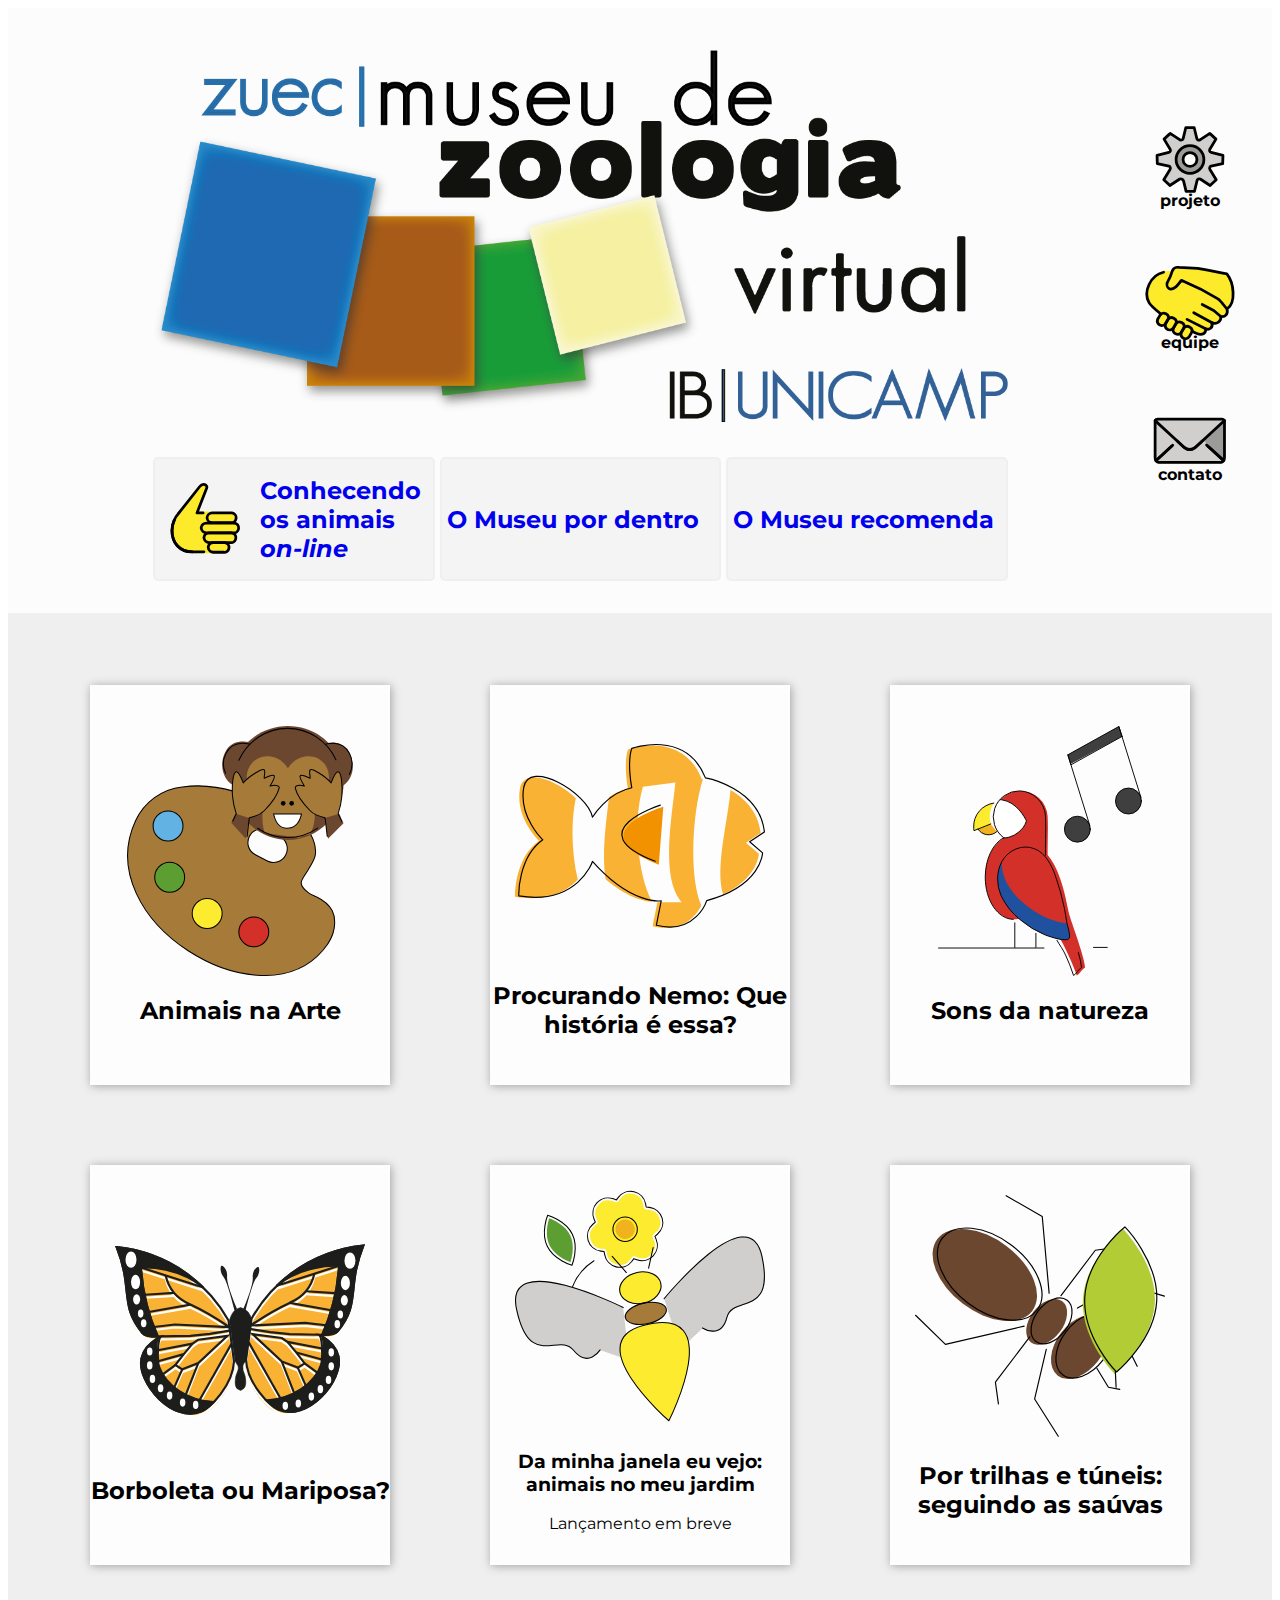
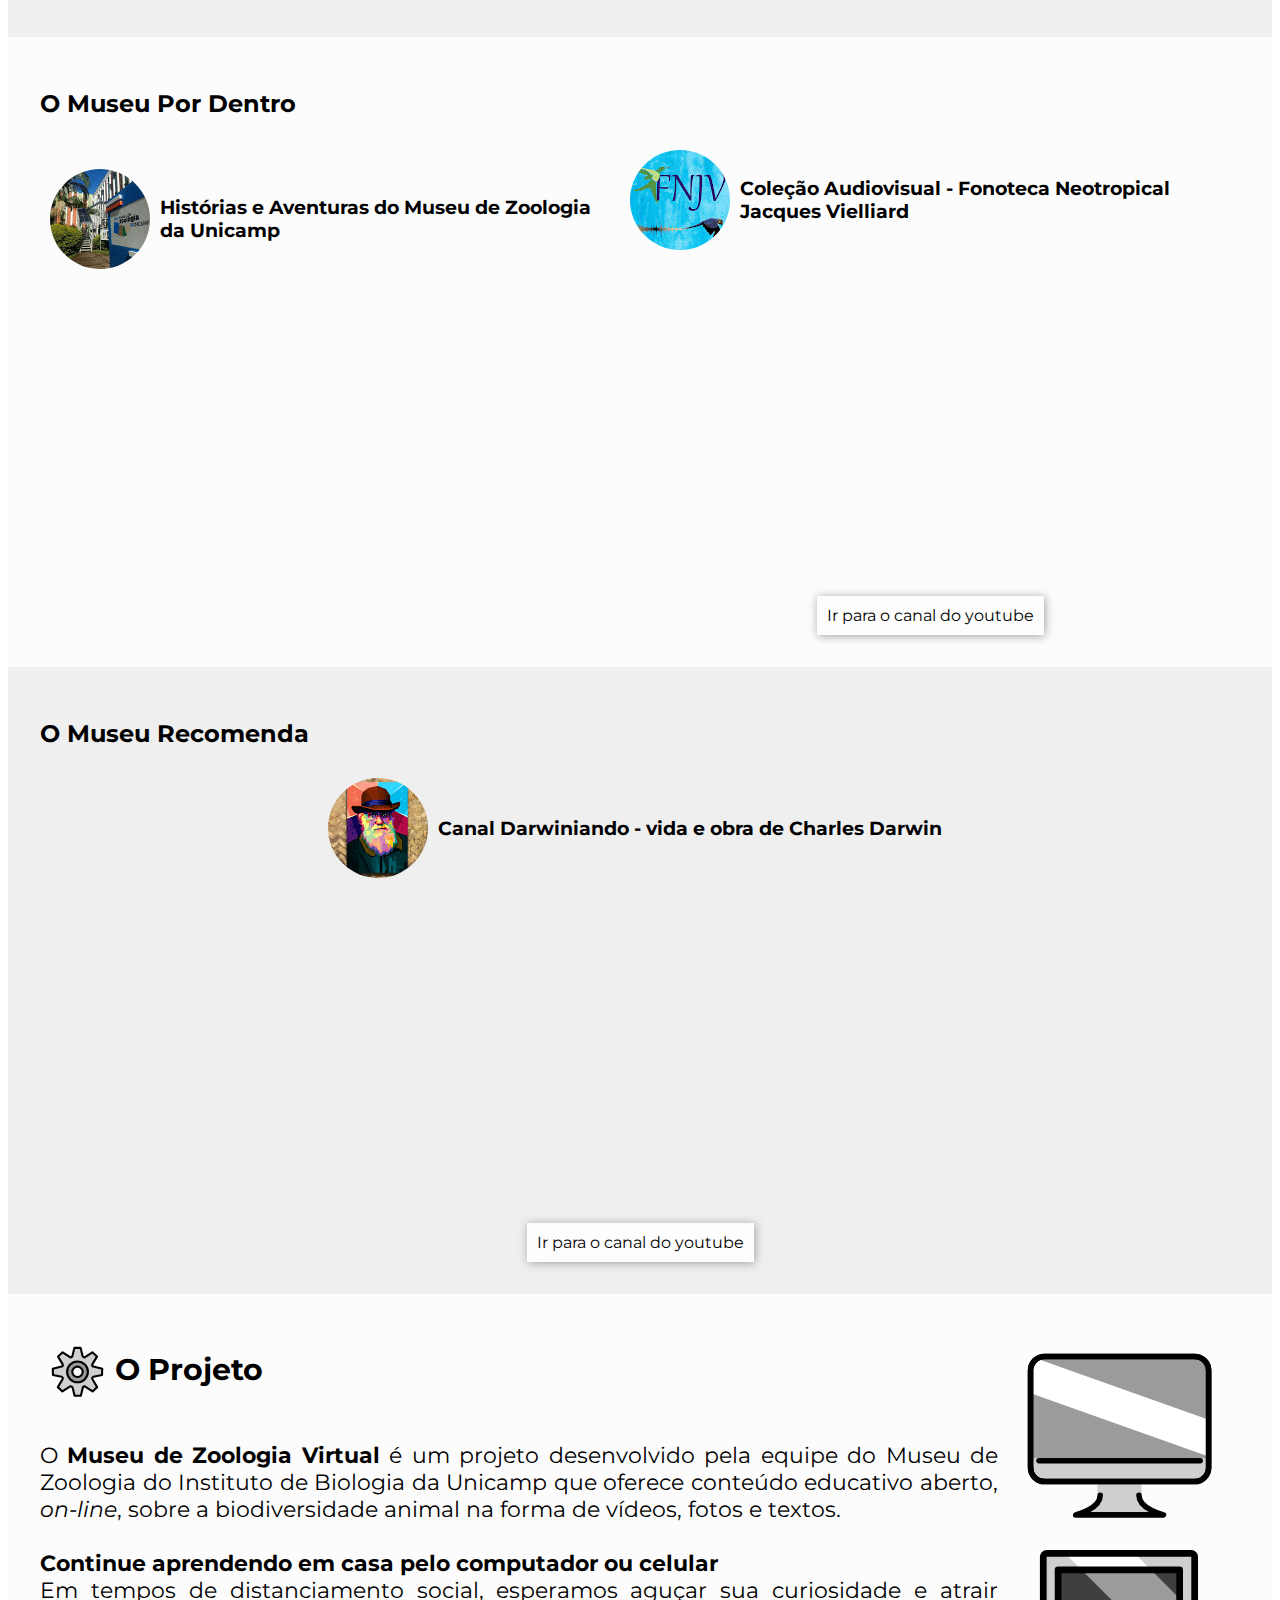
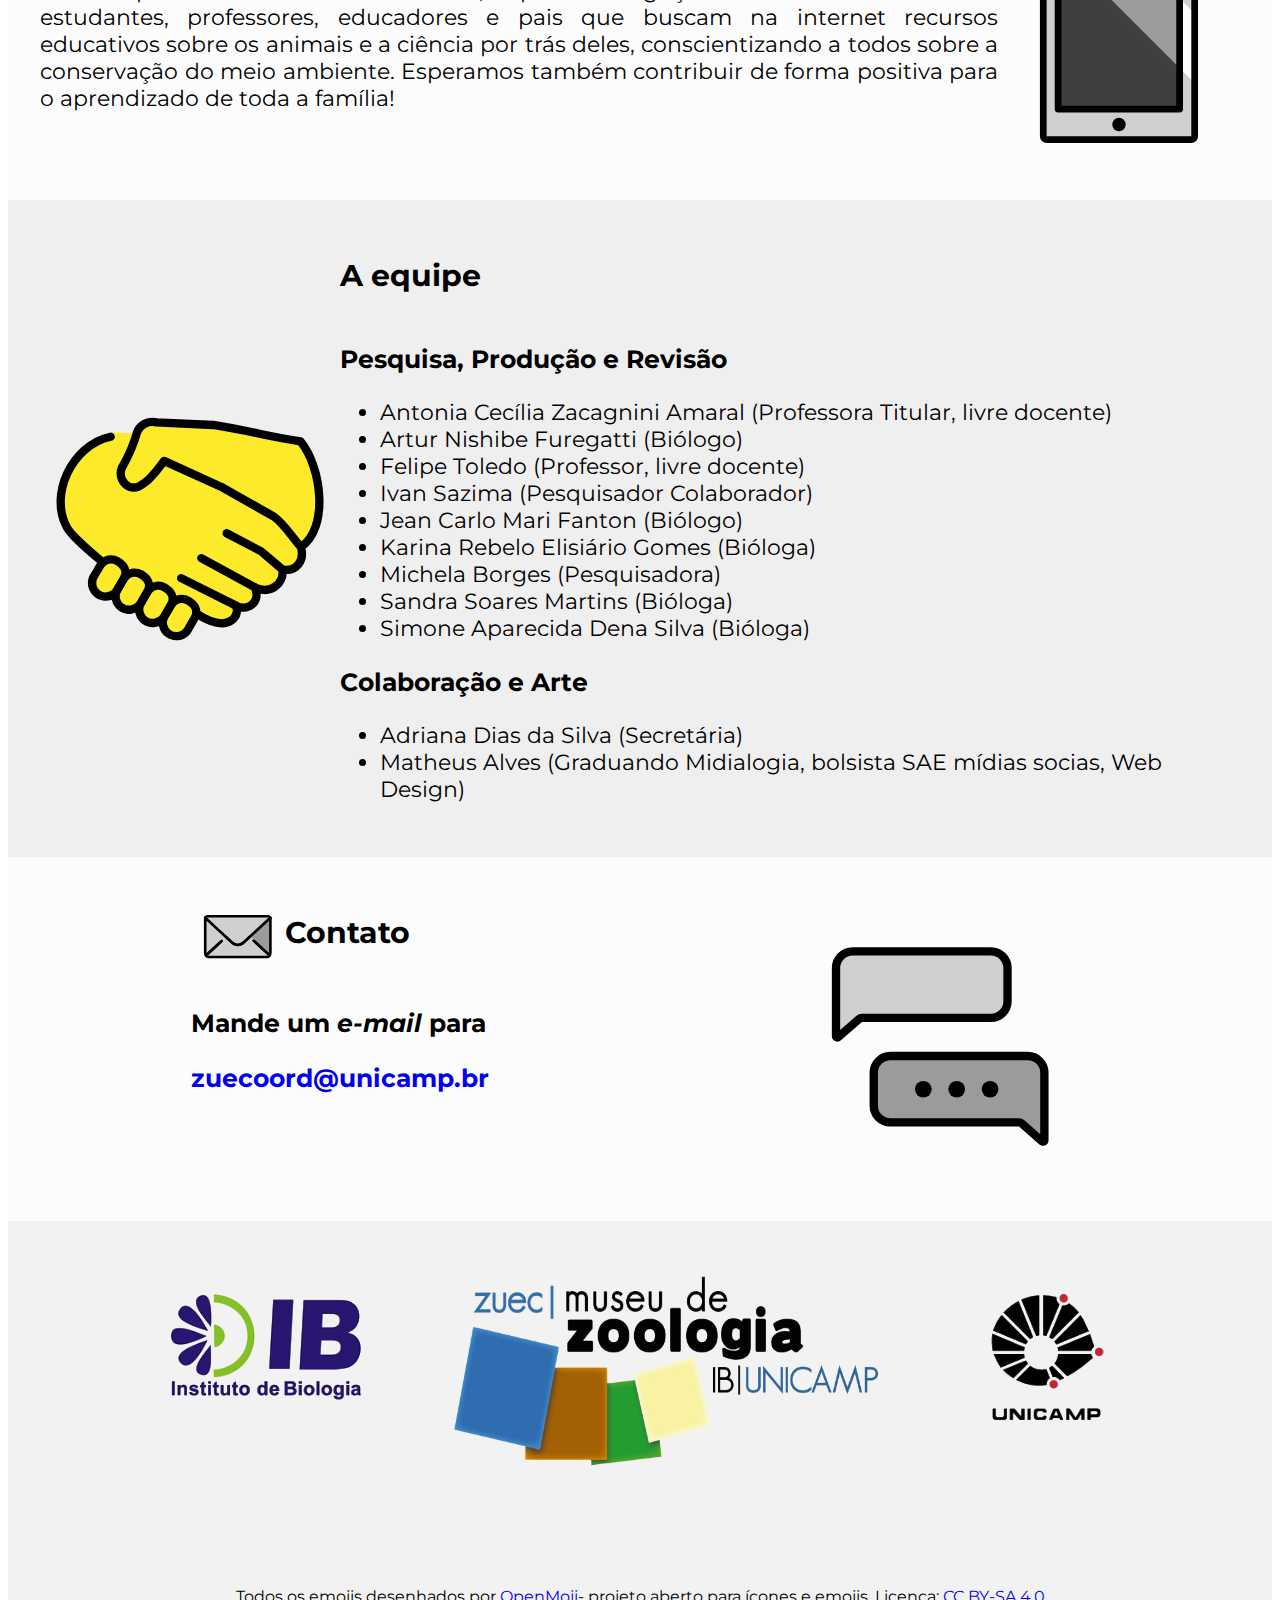
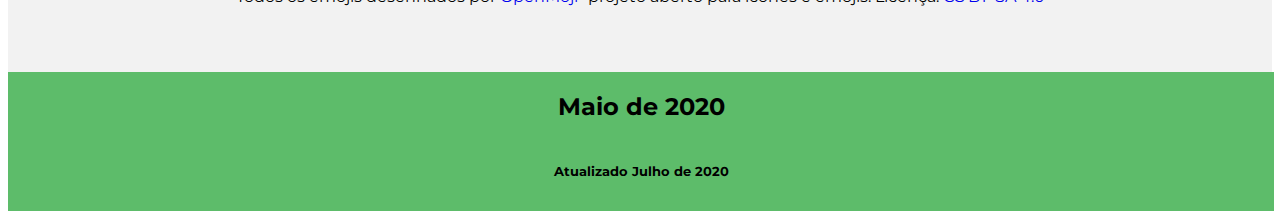
<file: index.html>
<!DOCTYPE html>
<html>
<head>
	<title>Museu de Zoologia Virtual</title>

	<meta charset="UTF-8">

	<meta content="width=device-width, initial-scale=1" name="viewport" />

	<!--- estilo --->
	<link type="text/css" rel="stylesheet" href="css/estilo.css"/>
	
	<link href="https://fonts.googleapis.com/css2?family=Montserrat:wght@200&display=swap" rel="stylesheet">

	<!-- Global site tag (gtag.js) - Google Analytics -->
	<script async src="https://www.googletagmanager.com/gtag/js?id=UA-167358140-1"></script>
	<script>
	  window.dataLayer = window.dataLayer || [];
	  function gtag(){dataLayer.push(arguments);}
	  gtag('js', new Date());

	  gtag('config', 'UA-167358140-1');
	</script>

	

</head>
<body>
	<!--- header --->
	<div class="container" style="background-color:#fcfcfc">

		<!---- navbar horizontal mobile de botões ---->
			<div class="butn-group hid">
				<a href="#projeto">
					<div class="container-img">
						<img src="img/gear.svg" alt="projeto" id="navbar"/>

						<div class="content-img">
							<h4>projeto</h4>
						</div>	
					</div>
				</a>

				<a href="#equipe">
					<div class="container-img">
						<img src="img/handshake.svg" alt="projeto" id="navbar"/>

						<div class="content-img">
							<h4>equipe</h4>
						</div>	
					</div>
				</a>

				<a href="#contato">
						<div class="container-img">
							<img src="img/envelope.svg" alt="projeto" id="navbar" />

							<div class="content-img">
								<h4>contato</h4>
							</div>	
						</div>
				</a>

			</div>
		<div class="parent">

			<div class="childparent">
				<div class="child-img">
					<img src="img/museuvirtual7.png"/>
				</div>
			<div class="parent-1">

				<a href="#conteudo" class="parent-2">
					<img id="like" src="img/thumbsup.svg" />

					<div class="childparent-1">
						<h2 class="hidmobile" style="margin: 5px">Conhecendo os animais <i>on-line</i></h2>
						<h3 class="hid" style="margin: 5px">Conhecendo os animais <i>on-line</i></h3>
					</div>
				</a>
				<a href="#pordentro" class="parent-2">
					<div class="childparent-1">
						<h2 class="hidmobile" style="margin: 5px">O Museu por dentro</h2>
						<h3 class="hid" style="margin: 5px">O Museu por dentro</h3>
					</div>
				</a>
				<a href="#recomenda" class="parent-2">
					
					<div class="childparent-1">
						<h2 class="hidmobile" style="margin: 5px">O Museu recomenda</h2>
						<h3 class="hid" style="margin: 5px">O Museu recomenda</h3>
					</div>
				</a>
			</div>
				
				

			</div>
			<!---- navbar vertical de botões ---->
			<div class="butn-group hidmobile">
				<a href="#projeto">
					<div class="container-img">
						<img src="img/gear.svg" alt="projeto" width="100px" height="140px" />

						<div class="content-img">
							<h4>projeto</h4>
						</div>	
					</div>
				</a>
				<a href="#equipe">
					<div class="container-img">
						<img src="img/handshake.svg" alt="projeto" width="100px" height="140px" />

						<div class="content-img">
							<h4>equipe</h4>
						</div>	
					</div>
				</a>
				<a href="#contato">
						<div class="container-img">
							<img src="img/envelope.svg" alt="projeto" width="100px" height="130px" />

							<div class="content-img">
								<h4>contato</h4>
							</div>	
						</div>
				</a>

			</div>
		
		</div>
	</div>
	<!--- conteudo --->
	<div class="container" style="background-color:#efefef" id="conteudo">
		<div class="conteudo parte" id="lista">

			<a class="card" href="https://youtu.be/RgfDSB5xJ-M" target="_blank" id="one">
				<img src="img/sauva.svg" id="cardsvg" />
				<h2>Por trilhas e túneis: seguindo as saúvas</h2>
			</a><!--  wip --->


			<a class="card" href="https://www.youtube.com/watch?v=TAnVIIT7nIQ&feature=youtu.be" target="_blank" id="two">
				<img src="img/sonsdosanimais.svg" id="cardsvg" />
				<h2>Sons da natureza</h2>
			</a><!--  ok --->


			<a class="card" href="https://spark.adobe.com/page/140H7Hsorkm8z/" target="_blank" id="three">
				<img src="img/monarca.svg" id="cardsvg" />
				<h2>Borboleta ou Mariposa?</h2>
			</a><!--  wip --->

			<a class="card" href="https://www.youtube.com/watch?v=Ym-TymhAaFc" target="_blank" id="four">
				<img src="img/nemo.svg" id="cardsvg" />
				<h2>Procurando Nemo: Que história é essa?</h2>
			</a><!--  wip --->

			<a class="card" href="#conteudo" id="five">
				<img src="img/animaisnojardim.svg" id="cardsvg" />
				<div>
					<h3>Da minha janela eu vejo: animais no meu jardim</h3>
					<p>Lançamento em breve</p>
				</div>
			</a><!--  wip --->

			<a class="card" href="https://spark.adobe.com/page/1GjOOHrSNOfNi" target="_blank" id="six">
				<img src="img/animaisnaarte.svg" id="cardsvg"/>
				<div>
					<h2>Animais na Arte</h2>
				</div>
			</a><!--  ok --->



		</div>
	</div>
	<!--- pordentro --->
	<div class="container" style="background-color:#fcfcfc" id="pordentro">
			<h2>O Museu Por Dentro</h2>
		<div class="canaisyt">
			<div class="parte p-recomenda">
				<div class="canal">
					<img src="img/zueclogoyt.jpg" style="border-radius: 50%"/>
					<h3>Histórias e Aventuras do Museu de Zoologia da Unicamp</h3>
				</div>

				<iframe class="video" src="https://www.youtube.com/embed/hp-3GjUtmxU" frameborder="0" allow="accelerometer; autoplay; clipboard-write; encrypted-media; gyroscope; picture-in-picture" allowfullscreen></iframe>
			</div>

			<div class="parte p-recomenda">
				<div class="canal">
					<img src="img/fnjvlogo.jpg" style="border-radius: 50%"/>
					<h3>Coleção Audiovisual -  Fonoteca Neotropical Jacques Vielliard</h3>
				</div>

				<iframe class="video" src="https://www.youtube.com/embed/ZfBGtZ1Rdec" frameborder="0" allow="accelerometer; autoplay; encrypted-media; gyroscope; picture-in-picture" allowfullscreen></iframe>

				<a class="card-1" href="https://www.youtube.com/channel/UCvCU6FPcMT3J4vZ21hnaBpA" target="_blank">Ir para o canal do youtube</a>
			</div>
		</div>
	</div>
	<!--- recomenda --->
	<div class="container" style="background-color:#efefef" id="recomenda">
		<h2>O Museu Recomenda</h2>

		<div class="parte p-recomenda">
			<div class="canal">
				<img src="img/darwinlogo.jpg" style="border-radius: 50%"/>
				<h3>Canal Darwiniando - vida e obra de Charles Darwin</h3>
			</div>

			<iframe class="video" src="https://www.youtube.com/embed/j_i6v10yYxc" frameborder="0" allow="accelerometer; autoplay; encrypted-media; gyroscope; picture-in-picture" allowfullscreen></iframe>

			<a class="card-1" href="https://www.youtube.com/channel/UCrVvoDM9zK0g8cqIWb0Jg2g/featured" target="_blank">Ir para o canal do youtube</a>
		</div>

	</div>
	<!--- o projeto --->
	<div class="container projeto" style="background-color:#fcfcfc" id="projeto">

		<div class="meio ">
			<div class="titulo">
			    <img src="img/gear.svg" alt="projeto" width="75px" height="94px"/>
			    <h2 style="font-size: 30px"> O Projeto</h2>
		    </div>

			<p style="font-size: 22px">
				O <strong>Museu de Zoologia Virtual</strong> é um projeto desenvolvido pela equipe do Museu de Zoologia do Instituto de Biologia da Unicamp que oferece conteúdo educativo aberto, <em>on-line</em>, sobre a biodiversidade animal na forma de vídeos, fotos e textos.
				<br/><br/>
				<strong>Continue aprendendo em casa pelo computador ou celular</strong><br/>
				Em tempos de distanciamento social, esperamos aguçar sua curiosidade e atrair estudantes, professores, educadores e pais que buscam na internet recursos educativos sobre os animais e a ciência por trás deles, conscientizando a todos sobre a conservação do meio ambiente. Esperamos também contribuir de forma positiva para o aprendizado de toda a família!

			</p>

		</div>

		<div class="hidmobile tablet">
			<img src="img/desktop.svg" alt="desktop" width="200px" height="200px" />
			<img src="img/tablet.svg" alt="tablet" width="242px" height="242px" />
		</div>

	</div>

	<!--- a equipe --->
	<div class="container equipe" style="background-color:#efefef" id="equipe">

		<div class="simbgrande parte">
			<img class="hidmobile" src="img/handshake.svg"  width="300px" height="300px" alt="projeto" />
		</div>

		<div class="parte">
			<div class="titulo">
			    <img class="hid" src="img/handshake.svg" alt="projeto" width="90px" height="90px"/>
			    <h2 style="font-size: 30px"> A equipe</h2>
		    </div>

			<h3 style="font-size: 25px">Pesquisa, Produção e Revisão</h3>

			<ul style="font-size: 22px">
				<li>Antonia Cecília Zacagnini Amaral (Professora Titular, livre docente)</li>
				<li>Artur Nishibe Furegatti (Biólogo)</li>
				<li>Felipe Toledo (Professor, livre docente)</li>
				<li>Ivan Sazima (Pesquisador Colaborador)</li>
				<li>Jean Carlo Mari Fanton (Biólogo)</li>
				<li>Karina Rebelo Elisiário Gomes (Bióloga)</li>
				<li>Michela Borges (Pesquisadora)</li>
				<li>Sandra Soares Martins (Bióloga)</li>
				<li>Simone Aparecida Dena Silva (Bióloga)</li>
			</ul>

			<h3 style="font-size: 25px">Colaboração e Arte</h3>

			<ul style="font-size: 22px">
				<li>Adriana Dias da Silva (Secretária)</li>
				<li>Matheus Alves (Graduando Midialogia, bolsista SAE
mídias socias, Web Design)</li>
			</ul>

		</div>

	</div>

	<!--- contato --->
	<div class="container equipe" style="background-color:#fcfcfc" id="contato">

		

		<div class="parte">
			<div class="titulo">
			    <img src="img/envelope.svg" alt="projeto" width="94px" height="94px" />
			    <h2 style="font-size: 30px"> Contato</h2>
		    </div>

		    <h3 style="font-size: 25px">Mande um <i>e-mail</i> para </h3>

		    <h3 style="font-size: 25px"><a href="mailto:zuecoord@unicamp.br">zuecoord@unicamp.br</a> </h3>


		</div>

		<div class="simbgrande parte hidmobile">
			<img src="img/chat.svg" alt="contato" width="300px" height="300px"/>
		</div>

	</div>


	<!--- footer --->

		<div class="parte simbfooter" style="background-color:#f2f2f2">
			<img id="simbib" src="img/simbib.png" alt="projeto" />

			<img id="simbmuseu" src="img/simbmuseu.png" alt="projeto"/>

			<img id="simbunicamp" src="img/simbunicamp.png" alt="projeto" />

		</div>


		<div class="parte simbfooter" style="background-color:#f2f2f2">
			<p>Todos os emojis desenhados por <a href="https://openmoji.org/" target="_blank">OpenMoji</a>- projeto aberto para ícones e emojis. Licença: <a href="https://creativecommons.org/licenses/by-sa/4.0/#" target="_blank">CC BY-SA 4.0</a></p>

		</div>

		<div class="parte fundo" style="background-color:#5dbc6a">
			<div class="parte " style="background-color:#5dbc6a">
				<h2>Maio de 2020</h2>
			</div>
			<div class="parte " style="background-color:#5dbc6a">
				<h5>Atualizado Julho de 2020</h5>
			</div>
		</div>


		<script src="random.js" ></script>
</body>
</html>
</file>
<file: css/estilo.css>
/* Estilo do site Museu de Zoologia Virtual
*/


body{
	font-family: "Montserrat";
}

* {
  box-sizing: inherit;
}
/*///////////// Cabeçalho */

.reestrutura{
	margin: 30px 30px 30px 30px;
	padding-top: 50px;
	display: flex;
	flex-direction: column;
	align-items: center;
}

.parent{
	/*background: blue;*/
	display: flex;
	width: 100%;
	justify-content: center;
	/**/
}

.parent-1{
	display: flex;
	width: 80%;
	margin-top: 30px;
}

.parent-2{
	display: flex;
	width: 100%;
	margin-top: 5px;
	margin-left: 5px;
	padding-top: 10px;
	padding-bottom: 10px;
	background-color: #f4f4f4;
	border: 2px solid #efefef;
	border-radius: 5px;
	transition: 1s ease;

}

.parent-2:hover{
	transform: scale(1.1);
}

@media only screen and (max-width: 800px){
	.parent-1{
		flex-direction: column;
	}


}

/*
.parent-1 a:not(:last-child){
	border-right: none;
}
*/
.childparent{
	/*background: green;*/
	display: flex;
	flex-direction: column;
	justify-content: center;
	align-items: center;
}

.childparent-1{
	/*background: green;*/
	display: flex;
	flex-direction: column;
	justify-content: center;	
}



/*imagem */


.child-img{
	/*background: rgb(1,150,255);*/
	width: 80%;
	justify-content: center;
	margin-top: 10px;
}

.child-img img{
	width: 100%;
	height: 100%;
}

.container-img {
	position: relative;
	max-width: 100px;
	margin: 0 auto;
}

.container-img img{vertical-align: middle;}

.container-img .content-img {
	position: absolute;
	bottom: 0;
	background-color: rgba(0,0,0,0);
	color: #000;
	width: 100%; 
	text-align: center;
	margin-top: 10px;
}
/* navbar */
.butn-group {
	padding-top: 50px;
	padding-bottom: 20px;
	/*background: rgb(0,150,0);*/
}

.butn-group a{
	background-color: rgba(0,0,0,0);
	padding: 1px 12px;
	cursor: pointer;
	width: 100%;
	display: block;
}

.butn-group a:not(:last-child){
	border-bottom: none;
}

/* ---- CONTAINER ----*/

.container {
	padding: 32px;
}

.row:after {
	content: "";
	display: table;
	clear: both;
}

.canaisyt { /*yt = youtube*/
	display: flex;
	justify-content: center;
	flex-direction: row;
}

/* conteudo */

.conteudo {
	display: flex;
	flex-wrap: wrap;
	justify-content: space-around;
}

a {
	text-decoration: none;
}

a:hover {
	color: blue;
}

.card {
	width: 300px;
	height: 400px;
	margin: 40px;
	background-color:#fdfdfd;
	color: black;
	box-shadow: 1px 1px 9px #a0a0a0;
	
	display: flex;
	justify-content: center;
	flex-direction: column;
	text-align: center;
	
	transition: 1s ease;
}

.card a:visited {
 	color: black;
}

.card:hover {
	color: black;
	/*width: 325px;
	height: 425px;*/
	transform: scale(1.1);
}

.card img {
	margin: 0 auto;
}


.parte {
	margin: 0 auto;
}

/* por dentro/recomenda */


.canal{
	display: flex;
	justify-content: center;
	align-items: center;
	margin: 10px 10px 10px 10px;
}

.canal h3{
	padding: 10px 10px 10px 10px;
}

.p-recomenda{
	display: flex;
	flex-direction: column;
	justify-content: center; /* horizontal center */
	align-items: center; /* vertical center  */
}

.p-recomenda iframe{
	padding-top: 10px;
	padding-bottom: 10px;
}


.card-1 {
	padding: 10px 10px 10px 10px;
	background-color:#fdfdfd;
	color: black;
	box-shadow: 1px 1px 9px #a0a0a0;
	
	display: flex;
	justify-content: center;
	flex-direction: column;
	text-align: center;
	
	transition: 1s ease;
}

.card-1:hover {
	color: black;
	transform: scale(1.1);
}



/* projeto */

.projeto {
	display: flex;
}

.titulo {
	display: flex;
}

.meio {
	display: flex;
	flex-direction: column;
}

.meio p {
	text-align: justify;
}

.texto {
	width: 50%;
}

.tablet{
	display: flex;
	flex-direction: column;
	justify-content: center;
	align-items: center;
}

/*  equipe */

.equipe {
	display: flex;
}

.simbgrande {
	display: flex;
	justify-content: center;
	flex-direction: column;
}


/* footer */

.footer {
	display: flex;
	flex-direction: column;
}

.fundo {
	width: 97%;
	display: flex;
	justify-content: center;
	padding: 0px 20px 10px 20px;
	flex-direction: column;
}

.simbfooter {
	display: flex;
	justify-content: center;
	flex-wrap: wrap;
	padding: 50px 20px 50px 20px;
}

.simbfooter img {
	margin-right: 40px;
	margin-left: 40px;
}


/* partes q desaparecem e reaparecem dependendo do tamanho da tela*/

.hid {
	display: none;
}

#simbib {
	width:216px;
	height:137px;
}

#simbmuseu {
	width:430px; 
	height:200px; 
}

#simbunicamp {
	width:159px;
	height:162px; 
}

#like{
	width:100px;
	height:100px;
}

#navbar{
	width:218px;
	height:190px;
}

/* cards */

#cardsvg{
	width: 250px;
	height: 250px;
}

#sauvas {
	width:244px;
	height:272px;
}

#sons {
	width:260px; 
	height:302px;
}

#borboleta {
	width:269px;
	height:294px;
}

#nemo {
	width:285px; 
	height:265px;
}

#animais {
	width:264px; 
	height:267px;
}

#mamiferos {
	width:264px;
	height:267px;
}

.video{
		width:560px; 
		height:315px;
}

@media only screen and (max-width: 800px){
	.hidmobile {
		display: none !important;
	}

	.hid{
		display: block;
	}

	.butn-group {
		display: flex;
		flex-wrap: wrap;
		justify-content: center;
		padding: 5px;
		padding-bottom: 30px;
	}

	.butn-group a{
		width: 25%;
		margin: 0 auto;
	}

	.container {
		padding: 20px;
		margin: 0 auto;
	}

	.conteudo{
		display: flex;
	}
	
	.card {
		width: 100%;/*300/3 = 100*/
		height: 25%;/*400/3 = 133*/
		margin-bottom: 0;
		margin-top: 5px;
		flex-direction: row;
	}
	
	.content-img {
		display: flex;
		justify-content: center;
		margin: 1px;
		height: 20px;
	}

	.container-img img{
		margin: 1px;
	}

	.child-img{
		width: 100%;
	}

	.fundo{
		width: 89%;
	}

	#fonteheader{
		font-size: 10px !important;
	}

	#navbar{
		width:70px;
		height:95px;
	}

	#like{
		width:50px;
		height:50px;
	}

	#simbib {
		margin-top: 10px;
		width:108px;
		height:67px;
	}

	#simbmuseu {
		margin-top: 10px;
		width:215px; 
		height:100px; 
	}

	#simbunicamp {
		margin-top: 10px;
		width:80px;
		height:81px; 
	}

	/* cards */

	#sauvas {
		width:61px;/*244/4 = 61*/
		height:68px;/*272/4 = 68*/
	}

	#sons {
		width:65px;/*260/4=65*/ 
		height:75px;/*302/4=75*/
	}

	#borboleta {
		width:134px;/*269/2=134*/
		height:147px;/*294/2=147*/
	}

	#nemo {
		width:142px; /*285/2=142*/
		height:132px;/*265/2=132*/
	}

	#animais {
		width:132px; /*264/2=132*/
		height:133px;/*267/2=133*/
	}

	#mamiferos {
		width:132px;/*264*/
		height:133px;
	}


	/*video*/

	.video{
		width:280px; 
		height:157px;
	}


	.canaisyt { /*yt = youtube*/
		display: flex;
		justify-content: center;
		flex-direction: column;
	}

}

/**teste*/
</file>
